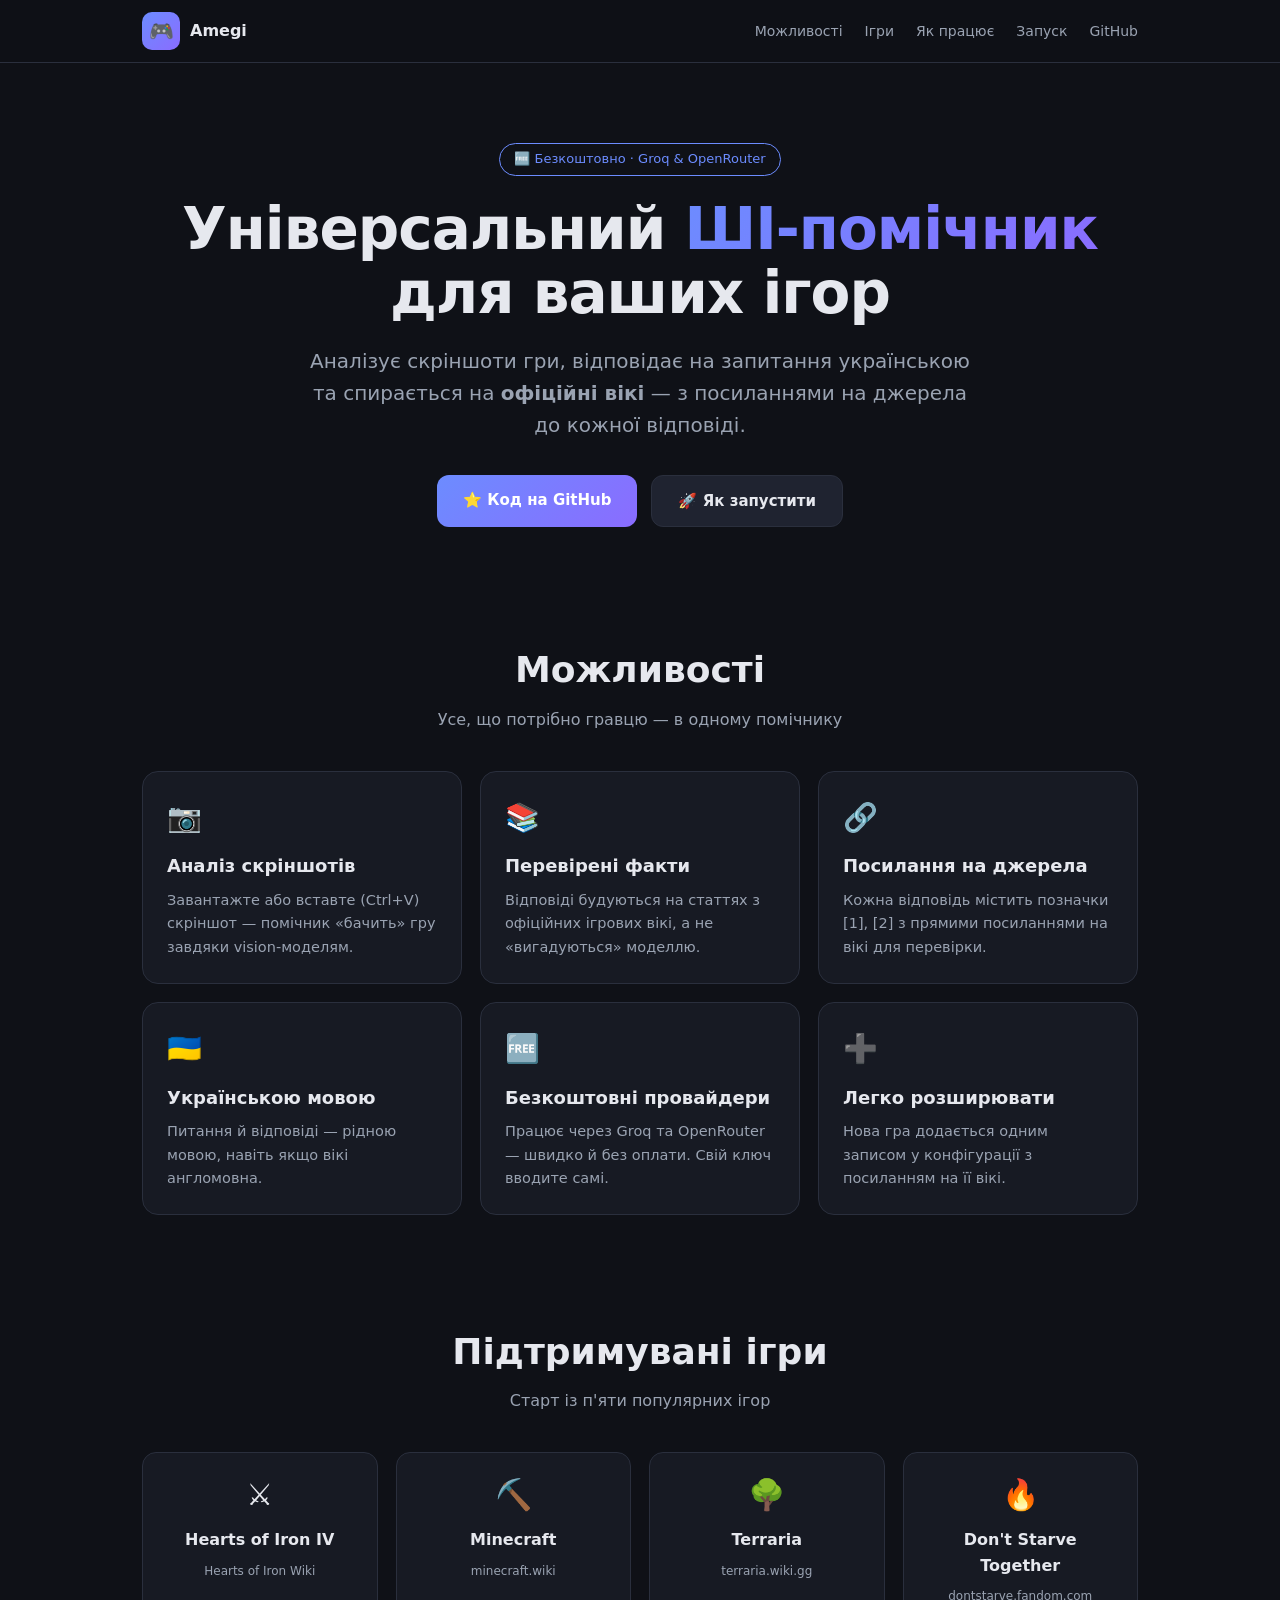
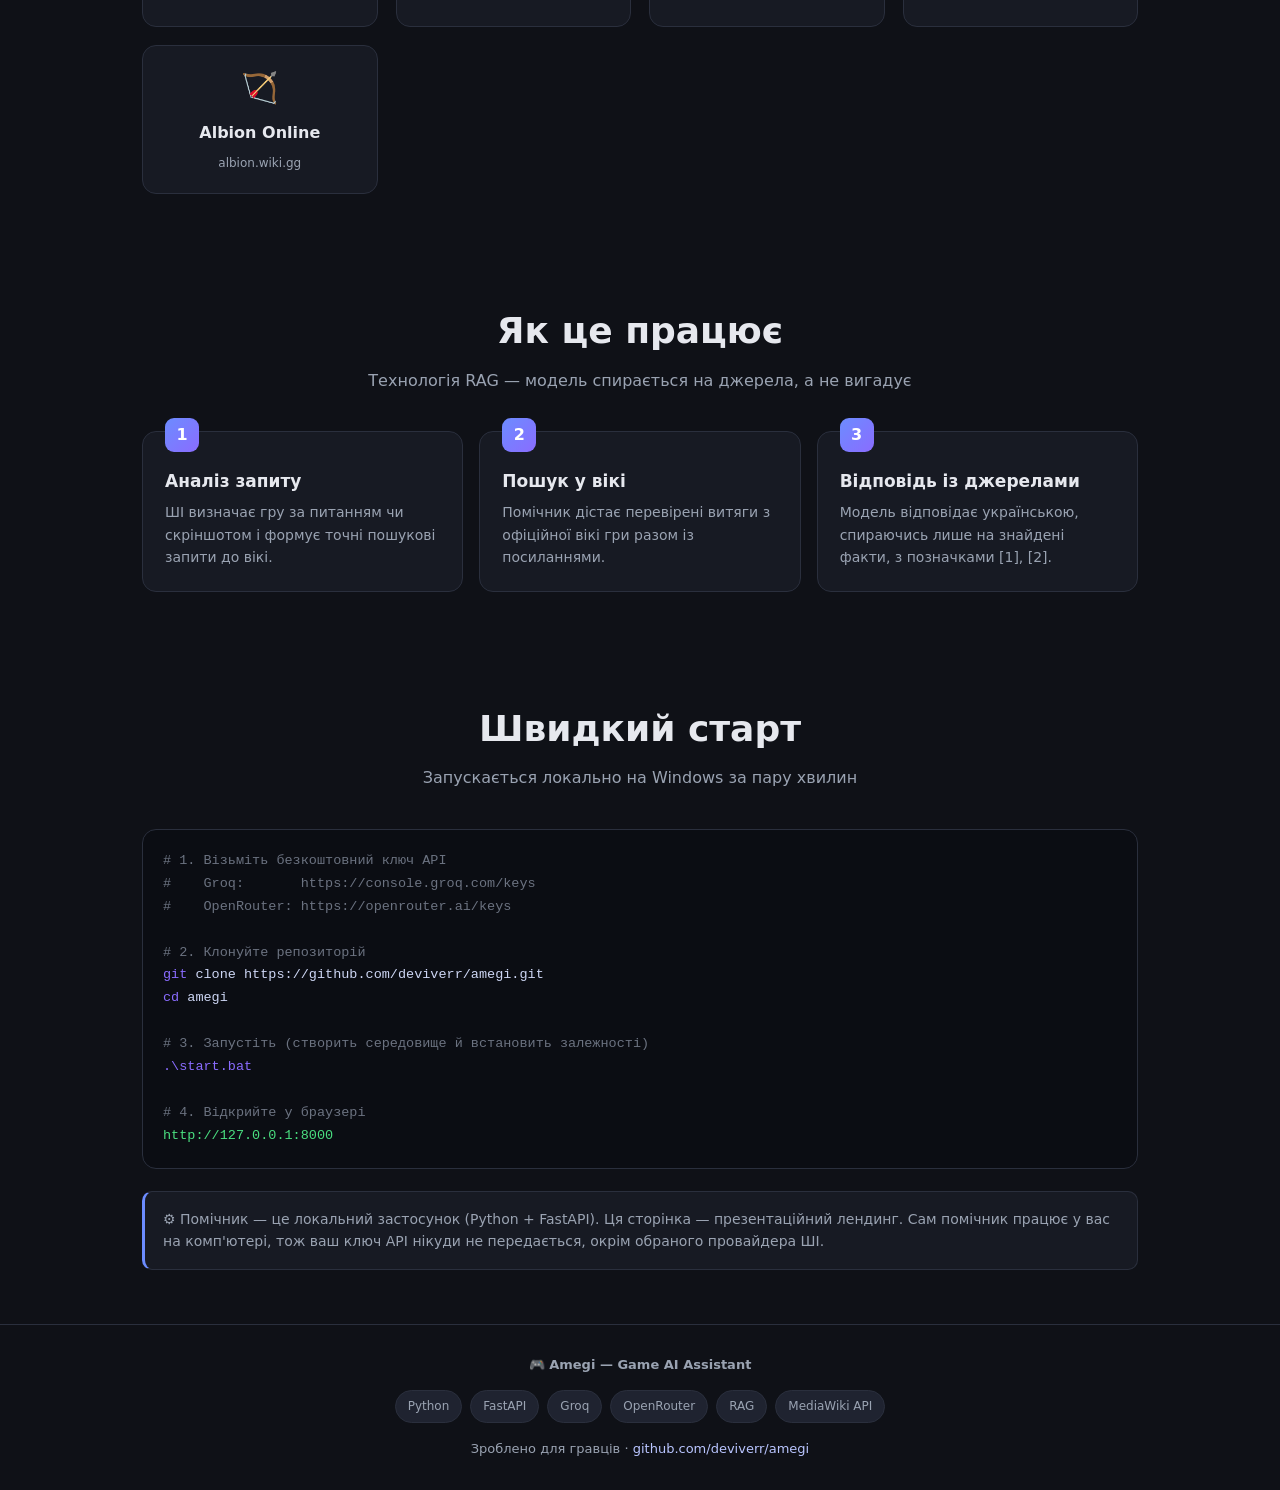
<file: docs/index.html>
<!DOCTYPE html>
<html lang="uk">
<head>
<meta charset="UTF-8" />
<meta name="viewport" content="width=device-width, initial-scale=1.0" />
<title>🎮 Ігровий ШІ-помічник — Amegi</title>
<meta name="description" content="Універсальний ШІ-помічник для ігор: аналізує скріншоти, відповідає українською, спирається на офіційні вікі та дає посилання на джерела. Безкоштовні провайдери Groq і OpenRouter." />
<style>
  :root{
    --bg:#0f1117; --panel:#171a23; --panel-2:#1f2330; --border:#2a2f3d;
    --text:#e6e8ee; --muted:#9aa3b2; --accent:#6c8cff; --accent-2:#8a6cff; --ok:#4ade80;
  }
  *{box-sizing:border-box;margin:0;padding:0}
  html{scroll-behavior:smooth}
  body{font-family:"Segoe UI",system-ui,-apple-system,sans-serif;background:var(--bg);color:var(--text);line-height:1.6}
  a{color:#b9c5ff;text-decoration:none}
  .wrap{max-width:1040px;margin:0 auto;padding:0 22px}
  .accent{background:linear-gradient(135deg,var(--accent),var(--accent-2));-webkit-background-clip:text;background-clip:text;color:transparent}

  /* nav */
  nav{position:sticky;top:0;z-index:10;backdrop-filter:blur(10px);background:rgba(15,17,23,.75);border-bottom:1px solid var(--border)}
  nav .wrap{display:flex;align-items:center;justify-content:space-between;height:62px}
  .logo{display:flex;align-items:center;gap:10px;font-weight:700}
  .logo .ico{width:38px;height:38px;display:grid;place-items:center;border-radius:10px;font-size:20px;background:linear-gradient(135deg,var(--accent),var(--accent-2))}
  nav .links{display:flex;gap:22px;font-size:14px}
  nav .links a{color:var(--muted)}
  nav .links a:hover{color:var(--text)}

  /* hero */
  .hero{text-align:center;padding:80px 0 60px}
  .badge{display:inline-block;font-size:13px;color:var(--accent);border:1px solid var(--accent);border-radius:20px;padding:5px 14px;margin-bottom:22px}
  .hero h1{font-size:clamp(34px,6vw,58px);line-height:1.1;letter-spacing:-1px}
  .hero p.lead{color:var(--muted);font-size:clamp(16px,2.4vw,20px);max-width:680px;margin:20px auto 0}
  .cta{display:flex;gap:14px;justify-content:center;flex-wrap:wrap;margin-top:34px}
  .btn{padding:13px 26px;border-radius:12px;font-weight:600;font-size:15px;border:1px solid var(--border)}
  .btn.primary{background:linear-gradient(135deg,var(--accent),var(--accent-2));color:#fff;border:none}
  .btn.ghost{background:var(--panel-2);color:var(--text)}
  .btn:hover{transform:translateY(-1px)}

  section{padding:54px 0}
  h2.title{font-size:clamp(26px,4vw,36px);text-align:center;margin-bottom:8px}
  p.sub{text-align:center;color:var(--muted);margin-bottom:38px}

  .grid{display:grid;gap:18px}
  .features{grid-template-columns:repeat(auto-fit,minmax(240px,1fr))}
  .card{background:var(--panel);border:1px solid var(--border);border-radius:16px;padding:24px}
  .card .ec{font-size:28px;margin-bottom:12px}
  .card h3{font-size:18px;margin-bottom:8px}
  .card p{color:var(--muted);font-size:14.5px}

  .games{grid-template-columns:repeat(auto-fit,minmax(190px,1fr))}
  .game{background:var(--panel);border:1px solid var(--border);border-radius:14px;padding:18px;text-align:center}
  .game .g-ico{font-size:30px}
  .game h4{margin:8px 0 4px;font-size:16px}
  .game small{color:var(--muted);font-size:12px}

  .steps{counter-reset:s;display:grid;gap:16px;grid-template-columns:repeat(auto-fit,minmax(260px,1fr))}
  .step{background:var(--panel);border:1px solid var(--border);border-radius:14px;padding:22px;position:relative}
  .step::before{counter-increment:s;content:counter(s);position:absolute;top:-14px;left:22px;width:34px;height:34px;display:grid;place-items:center;border-radius:9px;font-weight:700;background:linear-gradient(135deg,var(--accent),var(--accent-2));color:#fff}
  .step h3{margin:14px 0 6px;font-size:17px}
  .step p{color:var(--muted);font-size:14px}

  pre{background:#0b0d13;border:1px solid var(--border);border-radius:14px;padding:20px;overflow:auto;font-size:13.5px;line-height:1.7}
  pre code{font-family:"Cascadia Code",Consolas,monospace;color:#cdd6f4}
  .k{color:#8a6cff}.c{color:#6b7280}.s{color:#4ade80}

  .note{background:var(--panel);border:1px solid var(--border);border-left:3px solid var(--accent);border-radius:10px;padding:16px 18px;color:var(--muted);font-size:14px;margin-top:22px}

  footer{border-top:1px solid var(--border);padding:30px 0;text-align:center;color:var(--muted);font-size:13px}
  .chips{display:flex;flex-wrap:wrap;gap:8px;justify-content:center;margin-top:14px}
  .chip{font-size:12px;color:var(--muted);background:var(--panel-2);border:1px solid var(--border);border-radius:20px;padding:6px 12px}
</style>
</head>
<body>

<nav>
  <div class="wrap">
    <div class="logo"><span class="ico">🎮</span> Amegi</div>
    <div class="links">
      <a href="#features">Можливості</a>
      <a href="#games">Ігри</a>
      <a href="#how">Як працює</a>
      <a href="#start">Запуск</a>
      <a href="https://github.com/deviverr/amegi">GitHub</a>
    </div>
  </div>
</nav>

<header class="hero">
  <div class="wrap">
    <span class="badge">🆓 Безкоштовно · Groq &amp; OpenRouter</span>
    <h1>Універсальний <span class="accent">ШІ-помічник</span><br>для ваших ігор</h1>
    <p class="lead">Аналізує скріншоти гри, відповідає на запитання українською та
       спирається на <b>офіційні вікі</b> — з посиланнями на джерела до кожної відповіді.</p>
    <div class="cta">
      <a class="btn primary" href="https://github.com/deviverr/amegi">⭐ Код на GitHub</a>
      <a class="btn ghost" href="#start">🚀 Як запустити</a>
    </div>
  </div>
</header>

<section id="features">
  <div class="wrap">
    <h2 class="title">Можливості</h2>
    <p class="sub">Усе, що потрібно гравцю — в одному помічнику</p>
    <div class="grid features">
      <div class="card"><div class="ec">📷</div><h3>Аналіз скріншотів</h3>
        <p>Завантажте або вставте (Ctrl+V) скріншот — помічник «бачить» гру завдяки vision-моделям.</p></div>
      <div class="card"><div class="ec">📚</div><h3>Перевірені факти</h3>
        <p>Відповіді будуються на статтях з офіційних ігрових вікі, а не «вигадуються» моделлю.</p></div>
      <div class="card"><div class="ec">🔗</div><h3>Посилання на джерела</h3>
        <p>Кожна відповідь містить позначки [1], [2] з прямими посиланнями на вікі для перевірки.</p></div>
      <div class="card"><div class="ec">🇺🇦</div><h3>Українською мовою</h3>
        <p>Питання й відповіді — рідною мовою, навіть якщо вікі англомовна.</p></div>
      <div class="card"><div class="ec">🆓</div><h3>Безкоштовні провайдери</h3>
        <p>Працює через Groq та OpenRouter — швидко й без оплати. Свій ключ вводите самі.</p></div>
      <div class="card"><div class="ec">➕</div><h3>Легко розширювати</h3>
        <p>Нова гра додається одним записом у конфігурації з посиланням на її вікі.</p></div>
    </div>
  </div>
</section>

<section id="games">
  <div class="wrap">
    <h2 class="title">Підтримувані ігри</h2>
    <p class="sub">Старт із п'яти популярних ігор</p>
    <div class="grid games">
      <div class="game"><div class="g-ico">⚔️</div><h4>Hearts of Iron IV</h4><small>Hearts of Iron Wiki</small></div>
      <div class="game"><div class="g-ico">⛏️</div><h4>Minecraft</h4><small>minecraft.wiki</small></div>
      <div class="game"><div class="g-ico">🌳</div><h4>Terraria</h4><small>terraria.wiki.gg</small></div>
      <div class="game"><div class="g-ico">🔥</div><h4>Don't Starve Together</h4><small>dontstarve.fandom.com</small></div>
      <div class="game"><div class="g-ico">🏹</div><h4>Albion Online</h4><small>albion.wiki.gg</small></div>
    </div>
  </div>
</section>

<section id="how">
  <div class="wrap">
    <h2 class="title">Як це працює</h2>
    <p class="sub">Технологія RAG — модель спирається на джерела, а не вигадує</p>
    <div class="steps">
      <div class="step"><h3>Аналіз запиту</h3><p>ШІ визначає гру за питанням чи скріншотом і формує точні пошукові запити до вікі.</p></div>
      <div class="step"><h3>Пошук у вікі</h3><p>Помічник дістає перевірені витяги з офіційної вікі гри разом із посиланнями.</p></div>
      <div class="step"><h3>Відповідь із джерелами</h3><p>Модель відповідає українською, спираючись лише на знайдені факти, з позначками [1], [2].</p></div>
    </div>
  </div>
</section>

<section id="start">
  <div class="wrap">
    <h2 class="title">Швидкий старт</h2>
    <p class="sub">Запускається локально на Windows за пару хвилин</p>
    <pre><code><span class="c"># 1. Візьміть безкоштовний ключ API</span>
<span class="c">#    Groq:       https://console.groq.com/keys</span>
<span class="c">#    OpenRouter: https://openrouter.ai/keys</span>

<span class="c"># 2. Клонуйте репозиторій</span>
<span class="k">git</span> clone https://github.com/deviverr/amegi.git
<span class="k">cd</span> amegi

<span class="c"># 3. Запустіть (створить середовище й встановить залежності)</span>
<span class="k">.\start.bat</span>

<span class="c"># 4. Відкрийте у браузері</span>
<span class="s">http://127.0.0.1:8000</span></code></pre>
    <div class="note">
      ⚙️ Помічник — це локальний застосунок (Python + FastAPI). Ця сторінка —
      презентаційний лендинг. Сам помічник працює у вас на комп'ютері, тож ваш
      ключ API нікуди не передається, окрім обраного провайдера ШІ.
    </div>
  </div>
</section>

<footer>
  <div class="wrap">
    <div class="logo" style="justify-content:center">🎮 Amegi — Game AI Assistant</div>
    <div class="chips">
      <span class="chip">Python</span><span class="chip">FastAPI</span>
      <span class="chip">Groq</span><span class="chip">OpenRouter</span>
      <span class="chip">RAG</span><span class="chip">MediaWiki API</span>
    </div>
    <p style="margin-top:16px">Зроблено для гравців · <a href="https://github.com/deviverr/amegi">github.com/deviverr/amegi</a></p>
  </div>
</footer>

</body>
</html>
</file>
